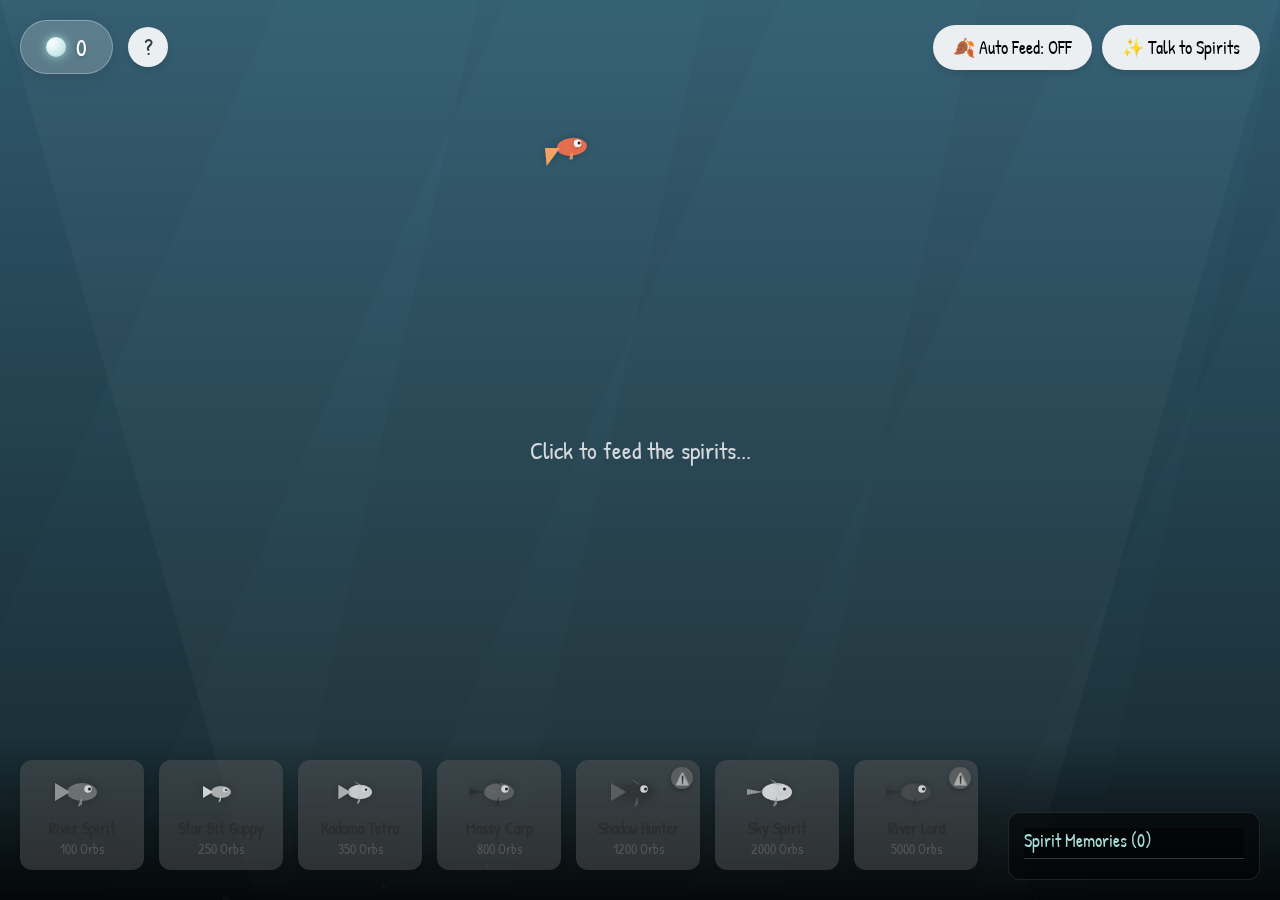
<file: index.html>
<!DOCTYPE html>
<html lang="en">
<head>
    <meta charset="UTF-8">
    <meta name="viewport" content="width=device-width, initial-scale=1.0">
    <title>Spirit Aquarium</title>
    <style>
        @import url('https://fonts.googleapis.com/css2?family=Patrick+Hand&display=swap');

        body, html {
            margin: 0;
            padding: 0;
            width: 100%;
            height: 100%;
            overflow: hidden;
            background-color: #2b3a42;
            font-family: 'Patrick Hand', cursive;
        }

        #gameCanvas {
            display: block;
            width: 100%;
            height: 100%;
        }

        #ui-layer {
            position: absolute;
            top: 0;
            left: 0;
            width: 100%;
            height: 100%;
            pointer-events: none;
            display: flex;
            flex-direction: column;
            justify-content: space-between;
        }

        .hud-top {
            padding: 20px;
            display: flex;
            align-items: center;
            justify-content: space-between;
            pointer-events: auto;
        }

        .left-group {
            display: flex;
            align-items: center;
            gap: 15px;
        }

        .score-container {
            background: rgba(255, 255, 255, 0.2);
            backdrop-filter: blur(5px);
            padding: 10px 25px;
            border-radius: 50px;
            color: #fff;
            font-size: 24px;
            box-shadow: 0 4px 15px rgba(0,0,0,0.1);
            border: 1px solid rgba(255,255,255,0.3);
            text-shadow: 0 2px 4px rgba(0,0,0,0.2);
            display: flex;
            align-items: center;
            gap: 10px;
        }

        .help-btn {
            width: 40px;
            height: 40px;
            border-radius: 50%;
            background: rgba(255, 255, 255, 0.9);
            border: none;
            font-family: 'Patrick Hand', cursive;
            font-size: 24px;
            color: #2b3a42;
            cursor: pointer;
            box-shadow: 0 4px 6px rgba(0,0,0,0.1);
            display: flex;
            align-items: center;
            justify-content: center;
            transition: transform 0.2s;
        }

        .help-btn:hover {
            transform: scale(1.1);
        }

        .button-group {
            display: flex;
            gap: 10px;
        }

        .mode-btn {
            background: rgba(255, 255, 255, 0.9);
            border: none;
            padding: 10px 20px;
            border-radius: 30px;
            font-family: 'Patrick Hand', cursive;
            font-size: 18px;
            cursor: pointer;
            transition: all 0.2s;
            box-shadow: 0 4px 6px rgba(0,0,0,0.1);
            display: flex;
            align-items: center;
            gap: 8px;
        }

        .mode-btn:hover {
            transform: translateY(-2px);
            box-shadow: 0 6px 12px rgba(0,0,0,0.15);
        }

        .mode-btn.active {
            background: #a4dddb;
            color: #16252B;
            box-shadow: inset 0 2px 5px rgba(0,0,0,0.1);
        }

        .currency-icon {
            width: 20px;
            height: 20px;
            background: radial-gradient(circle at 30% 30%, #fff, #a4dddb);
            border-radius: 50%;
            box-shadow: 0 0 10px #a4dddb;
        }

        .bottom-ui {
            position: absolute;
            bottom: 0;
            left: 0;
            width: 100%;
            height: auto;
            pointer-events: none;
        }

        .shop-container {
            pointer-events: auto;
            background: linear-gradient(to top, rgba(0,0,0,0.8), transparent);
            padding: 20px;
            display: flex;
            gap: 15px;
            overflow-x: auto;
            align-items: flex-end;
            padding-bottom: 30px;
            padding-right: 280px; 
            scrollbar-width: none;
        }
        
        .shop-container::-webkit-scrollbar {
            display: none;
        }

        .graveyard-container {
            position: absolute;
            bottom: 20px;
            right: 20px;
            width: 220px;
            max-height: 200px; 
            background: rgba(0, 0, 0, 0.5);
            backdrop-filter: blur(4px);
            border-radius: 12px;
            padding: 15px;
            color: #ddd;
            pointer-events: auto;
            overflow-y: auto;
            border: 1px solid rgba(255,255,255,0.1);
            display: flex;
            flex-direction: column;
            gap: 8px;
        }

        .graveyard-container::-webkit-scrollbar {
            width: 6px;
        }
        .graveyard-container::-webkit-scrollbar-track {
            background: rgba(255,255,255,0.1);
        }
        .graveyard-container::-webkit-scrollbar-thumb {
            background: rgba(255,255,255,0.3);
            border-radius: 3px;
        }

        .graveyard-title {
            font-size: 18px;
            color: #a4dddb;
            border-bottom: 1px solid rgba(255,255,255,0.2);
            padding-bottom: 5px;
            margin-bottom: 5px;
            position: sticky;
            top: 0;
            background: rgba(0,0,0,0.0);
            backdrop-filter: blur(0);
        }

        .tombstone {
            font-size: 14px;
            border-bottom: 1px solid rgba(255,255,255,0.05);
            padding-bottom: 4px;
            flex-shrink: 0; 
        }

        .tombstone span {
            display: block;
            font-size: 12px;
            color: #888;
        }

        .fish-card {
            background: rgba(255, 255, 255, 0.9);
            border-radius: 12px;
            padding: 10px;
            min-width: 100px;
            text-align: center;
            cursor: pointer;
            transition: transform 0.2s, filter 0.2s;
            box-shadow: 0 4px 6px rgba(0,0,0,0.1);
            position: relative;
            opacity: 0.8;
            border: 2px solid transparent;
            display: flex;
            flex-direction: column;
            align-items: center;
        }

        .fish-card:hover {
            transform: translateY(-10px);
            opacity: 1;
            z-index: 10;
        }

        .fish-card.locked {
            background: rgba(100, 100, 100, 0.5);
            cursor: not-allowed;
            filter: grayscale(1);
        }

        .fish-card.affordable {
            border-color: #88e1d5;
            box-shadow: 0 0 15px rgba(136, 225, 213, 0.5);
        }

        /* Predator Badge Style */
        .predator-badge {
            position: absolute;
            top: 5px;
            right: 5px;
            background: #E74C3C;
            color: white;
            width: 22px;
            height: 22px;
            border-radius: 50%;
            font-size: 12px;
            display: flex;
            align-items: center;
            justify-content: center;
            box-shadow: 0 2px 5px rgba(0,0,0,0.3);
            z-index: 20;
            cursor: help;
        }

        .fish-preview-canvas {
            margin-bottom: 5px;
        }

        .fish-name {
            font-size: 16px;
            color: #333;
            font-weight: bold;
        }

        .fish-cost {
            font-size: 14px;
            color: #666;
        }

        #toast {
            position: absolute;
            top: 100px;
            left: 50%;
            transform: translateX(-50%);
            background: rgba(0,0,0,0.7);
            color: white;
            padding: 10px 20px;
            border-radius: 20px;
            opacity: 0;
            transition: opacity 0.3s;
            pointer-events: none;
        }

        .tutorial-text {
            position: absolute;
            top: 50%;
            left: 50%;
            transform: translate(-50%, -50%);
            color: rgba(255,255,255,0.8);
            font-size: 24px;
            pointer-events: none;
            animation: fadeOut 5s forwards;
            animation-delay: 3s;
            text-align: center;
        }

        #idlePrompt {
            position: absolute;
            top: 60%;
            left: 50%;
            transform: translate(-50%, -50%);
            color: rgba(255,255,255,0.9);
            font-size: 24px;
            pointer-events: none;
            opacity: 0;
            transition: opacity 1s;
            text-align: center;
            text-shadow: 0 2px 4px rgba(0,0,0,0.5);
            font-family: 'Patrick Hand', cursive;
        }

        /* Overlays */
        #helpOverlay, #restartOverlay {
            position: absolute;
            top: 0;
            left: 0;
            width: 100%;
            height: 100%;
            background: rgba(0,0,0,0.7);
            backdrop-filter: blur(5px);
            display: flex;
            justify-content: center;
            align-items: center;
            opacity: 0;
            pointer-events: none;
            transition: opacity 0.3s;
            z-index: 100;
        }

        #helpOverlay.show, #restartOverlay.show {
            opacity: 1;
            pointer-events: auto;
        }

        .help-modal, .restart-modal {
            background: rgba(255, 255, 255, 0.95);
            border-radius: 20px;
            padding: 30px;
            max-width: 500px;
            width: 90%;
            box-shadow: 0 10px 30px rgba(0,0,0,0.3);
            position: relative;
            text-align: center;
        }

        .help-modal h2, .restart-modal h2 {
            color: #2b3a42;
            margin-top: 0;
            border-bottom: 2px solid #a4dddb;
            padding-bottom: 10px;
        }

        .help-modal h3 {
            color: #E76F51;
            margin-bottom: 5px;
            text-align: left;
        }

        .help-modal p {
            color: #555;
            line-height: 1.5;
            margin-bottom: 15px;
            text-align: left;
        }

        .restart-modal p {
            color: #555;
            font-size: 18px;
            margin: 20px 0;
        }

        .restart-btn {
            background: #E76F51;
            color: white;
            border: none;
            padding: 12px 30px;
            border-radius: 30px;
            font-family: 'Patrick Hand', cursive;
            font-size: 20px;
            cursor: pointer;
            transition: transform 0.2s, box-shadow 0.2s;
            box-shadow: 0 4px 10px rgba(231, 111, 81, 0.3);
        }

        .restart-btn:hover {
            transform: scale(1.05);
            box-shadow: 0 6px 15px rgba(231, 111, 81, 0.4);
        }

        .close-help {
            position: absolute;
            top: 15px;
            right: 20px;
            font-size: 24px;
            cursor: pointer;
            color: #888;
        }

        .close-help:hover {
            color: #333;
        }

        @keyframes fadeOut {
            to { opacity: 0; }
        }

    </style>
</head>
<body>

    <canvas id="gameCanvas"></canvas>

    <div id="ui-layer">
        <div class="hud-top">
            <div class="left-group">
                <div class="score-container">
                    <div class="currency-icon"></div>
                    <span id="scoreDisplay">0</span>
                </div>
                <button class="help-btn" onclick="toggleHelp()">?</button>
            </div>
            
            <div class="button-group">
                <button id="autoFeedBtn" class="mode-btn" onclick="toggleAutoFeed()">
                    🍂 Auto Feed: OFF
                </button>
                <button id="talkBtn" class="mode-btn" onclick="toggleTalkMode()">
                    ✨ Talk to Spirits
                </button>
            </div>
        </div>
        
        <div id="toast">Summoning...</div>
        <div class="tutorial-text">Click to feed the spirits...</div>
        <div id="idlePrompt">The spirits are waiting... click to offer food.</div>

        <div class="bottom-ui">
            <div class="shop-container" id="shopContainer"></div>
            <div class="graveyard-container" id="graveyardList">
                <div class="graveyard-title">Spirit Memories (0)</div>
            </div>
        </div>

        <div id="helpOverlay">
            <div class="help-modal">
                <span class="close-help" onclick="toggleHelp()">×</span>
                <h2>Aquarium Guide</h2>
                
                <h3>🍂 Feeding & Growth</h3>
                <p>Click to drop food. Fish eat to grow larger and earn you Spirit Orbs. Keep them well-fed (Energy > 0) or they may starve!</p>
                
                <h3>❤️ Reproduction</h3>
                <p>Two well-fed adult fish of the same species may fall in love and create offspring. Keep the population under 50 to allow new births.</p>
                
                <h3>🦈 Predators & Prey</h3>
                <p>Some spirits hunt others! Predators will lock onto smaller prey. Prey that have eaten recently (within 20s) can sprint to escape.</p>
                
                <h3>✨ Talk to Spirits</h3>
                <p>Toggle "Talk" mode to click on spirits and hear their thoughts. In this mode, they slow down for you.</p>
                
                <h3>💀 The Circle of Life</h3>
                <p>Spirits live for a random time (1-24 hours). When they pass, they join the Spirit Memories.</p>
            </div>
        </div>

        <div id="restartOverlay">
            <div class="restart-modal">
                <h2>The Waters are Still</h2>
                <p>All spirits have departed, and you lack the orbs to summon more.</p>
                <button class="restart-btn" onclick="restartGame()">Begin Anew</button>
            </div>
        </div>
    </div>

    <script>
        // --- Fallback Data (Ghibli Style) ---
        const FALLBACK_NAMES = [
            "Chihiro", "Haku", "Totoro", "Kiki", "Jiji", "Ponyo", "Sosuke", "Sophie", "Howl", "Calcifer", 
            "Markl", "Nausicaa", "Sheeta", "Pazu", "San", "Ashitaka", "Yubaba", "Kamaji", "Lin", "No-Face", 
            "Baron", "Muta", "Haru", "Seiji", "Shizuku", "Natori", "Nao", "Toto",
            "Arrietty", "Spiller", "Marnie", "Anna", "Umi", "Shun", "Pod", "Homily", "Sadako",
            "Yakul", "Moro", "Okami", "Nago", "Okkoto", "Gonza", "Toki", "Eboshi", "Jigo", "Kaya", "Hii-sama", "Kohroku",
            "Zeniba", "Boh", "Aogaeru", "Bandai-gaeru", "Chichiyaku", "Aniyaku",
            "Turnip", "Heen", "Lettie", "Honey", "Suliman",
            "Arren", "Therru", "Sparrowhawk", "Ged", "Tenar", "Tehanu", "Cob", "Hare",
            "Jiro", "Nahoko", "Caproni", "Castorp", "Honjo", "Kayo",
            "Fujimoto", "Granmamare", "Lisa", "Koichi", "Toki", "Yoshie", "Noriko", "Kumiko", "Karen",
            "Tombo", "Osono", "Fukuo", "Ursula", "Ket", "Maki", "Madame", "Barsa",
            "Dola", "Charles", "Louis", "Henri", "Motro", "Okami", "Muska", "Uncle Pom"
        ];

        const FALLBACK_PHRASES = {
            'curious and bubbly': [
                "Sparkles!", "Bloop bloop!", "Is that food?", "Yum yum!", "Friend?", "Swimming!", 
                "Happy bubbles!", "So shiny!", "Did you see that?", "Round and round!", "Tee hee!", 
                "Water is nice!", "Hello up there!", "Wiggle wiggle.", "Play with me!", "I found a bubble!"
            ],
            'playful, clicking, and mysterious': [
                "Click...", "Echoes...", "Hide and seek?", "Catch me!", "Spirits whisper...", 
                "Tee hee!", "Invisible...", "You can't see me.", "Secrets...", "The water remembers.", 
                "Pop!", "Do you know the way?", "Turning...", "Softly now.", "I am here... and there."
            ],
            'slow, wise, and sleepy': [
                "The river knows...", "Zzz...", "Currents shift...", "Patience...", "Drifting...", 
                "Ancient waters...", "Rest now.", "Time flows like water.", "Hrmmm...", "No rush.", 
                "The moss grows slow.", "Quiet thoughts.", "Deep breaths.", "Sleepy tides.", "A long journey."
            ],
            'majestic, ancient, and noble': [
                "Behold.", "The deep calls.", "Golden light.", "Respect the water.", "I watch over all.", 
                "Grace.", "Silence.", "The sky reflects here.", "Do not disturb the flow.", "I have seen ages.", 
                "Noble currents.", "Rise above.", "Tranquility.", "The spirits are watching.", "Pure waters."
            ],
            'silent, hungry, and eerie': [
                "...", "Ah... ah...", "Gold...", "Hungry...", "Feed me...", "Lonely...", 
                "Empty...", "Want...", "More...", "Darkness...", "Cold...", "Waiting...", 
                "Give...", "Shadow...", "Lost..."
            ],
            'energetic, starlike, and fast': [
                "Zoom!", "Twinkle!", "Shooting star!", "Catch me!", "Light!", "Speed!", 
                "Zap!", "Faster!", "Can't stop!", "Glowing!", "Look at me!", "Whoosh!", 
                "Bright!", "Starlight!", "Burning bright!"
            ],
            'aggressive, hunting, and sharp': [
                "Prey...", "Shadows...", "Snap!", "Watching...", "Hunger...", "Darkness...", 
                "Closer...", "Hunt.", "Sharp teeth.", "Silent stalker.", "Fear me.", "Blood in the water.", 
                "My domain.", "Trespasser.", "Got you."
            ],
            'massive, slow, and insatiable': [
                "Gulp.", "Ancient hunger.", "Floating...", "Everything is food.", "Slowly...", 
                "Grow...", "Endless...", "Mouth open.", "Drift to me.", "Heavy...", "Big water.", 
                "Swallow whole.", "Deep belly.", "River god.", "Mountain of flesh."
            ]
        };

        // --- Gemini API Integration ---
        const apiKey = ""; // Injected by environment

        async function callGemini(prompt) {
            if (!apiKey) return null; 

            const delays = [1000, 2000, 4000];
            
            for (let attempt = 0; attempt <= 2; attempt++) {
                try {
                    const response = await fetch(`https://generativelanguage.googleapis.com/v1beta/models/gemini-2.5-flash-preview-09-2025:generateContent?key=${apiKey}`, {
                        method: 'POST',
                        headers: { 'Content-Type': 'application/json' },
                        body: JSON.stringify({
                            contents: [{ parts: [{ text: prompt }] }]
                        })
                    });
                    
                    if (!response.ok) throw new Error(`HTTP ${response.status}`);
                    
                    const data = await response.json();
                    return data.candidates?.[0]?.content?.parts?.[0]?.text?.trim();
                } catch (e) {
                    console.warn("Gemini API attempt failed, using fallback later.");
                    await new Promise(resolve => setTimeout(resolve, delays[attempt]));
                }
            }
            return null;
        }

        // --- Configuration & Assets ---
        const CONFIG = {
            colors: {
                waterTop: '#2F5A6E',
                waterBottom: '#16252B',
                ray: 'rgba(255, 255, 255, 0.03)',
                food: '#E8B67D',
                caustic: 'rgba(164, 221, 219, 0.05)'
            },
            physics: {
                friction: 0.96,
                turnSpeed: 0.08,
                foodGravity: 0.8
            }
        };

        const SPECIES = [
            {
                id: 'basic',
                name: 'River Spirit',
                cost: 100,
                colorBody: '#E86F51', 
                colorFin: '#F4A261',
                size: 15,
                speed: 2.5,
                finType: 'simple',
                personality: 'curious and bubbly'
            },
            {
                id: 'starbit',
                name: 'Star Bit Guppy',
                cost: 250,
                colorBody: '#FFD93D', 
                colorFin: '#FFF',
                size: 10,
                speed: 4.0,
                finType: 'simple',
                personality: 'energetic, starlike, and fast'
            },
            {
                id: 'kodama',
                name: 'Kodama Tetra',
                cost: 350,
                colorBody: '#F1FAEE', 
                colorFin: '#A8DADC',
                size: 12,
                speed: 3.5,
                finType: 'glow',
                personality: 'playful, clicking, and mysterious'
            },
            {
                id: 'forest',
                name: 'Mossy Carp',
                cost: 800,
                colorBody: '#457B9D', 
                colorFin: '#1D3557',
                size: 25,
                speed: 1.8,
                finType: 'flowing',
                personality: 'slow, wise, and sleepy'
            },
            {
                id: 'hunter',
                name: 'Shadow Hunter',
                cost: 1200,
                colorBody: '#2C3E50',
                colorFin: '#E74C3C',
                size: 30,
                speed: 3.8,
                finType: 'fancy',
                personality: 'aggressive, hunting, and sharp',
                isPredator: true
            },
            {
                id: 'sun',
                name: 'Sky Spirit',
                cost: 2000,
                colorBody: '#fff', 
                colorFin: '#48CAE4',
                size: 35,
                speed: 3.0,
                finType: 'flowing',
                personality: 'majestic, ancient, and noble'
            },
            {
                id: 'lord',
                name: 'River Lord',
                cost: 5000,
                colorBody: '#4A5568',
                colorFin: '#2D3748',
                size: 60,
                speed: 1.2,
                finType: 'flowing',
                personality: 'massive, slow, and insatiable',
                isPredator: true
            }
        ];

        // --- Game State ---
        let canvas, ctx;
        let width, height;
        let score = 0;
        let particles = [];
        let fishes = [];
        let ripples = [];
        let lastTime = 0;
        let isTalkMode = false;
        let isAutoFeed = false;
        let autoFeedTimer = null;
        let mousePos = { x: -9999, y: -9999 };
        let deadCount = 0;
        let idleTimer = null;

        // --- Classes ---

        class Vector {
            constructor(x, y) { this.x = x; this.y = y; }
            add(v) { this.x += v.x; this.y += v.y; return this; }
            sub(v) { this.x -= v.x; this.y -= v.y; return this; }
            mult(n) { this.x *= n; this.y *= n; return this; }
            div(n) { if(n!==0) { this.x /= n; this.y /= n; } return this; }
            mag() { return Math.sqrt(this.x * this.x + this.y * this.y); }
            magSq() { return this.x * this.x + this.y * this.y; }
            normalize() {
                let m = this.mag();
                if (m !== 0) this.mult(1/m);
                return this;
            }
            limit(max) {
                if (this.magSq() > max * max) {
                    this.normalize();
                    this.mult(max);
                }
                return this;
            }
            static sub(v1, v2) { return new Vector(v1.x - v2.x, v1.y - v2.y); }
            static distSq(v1, v2) {
                let dx = v1.x - v2.x;
                let dy = v1.y - v2.y;
                return dx*dx + dy*dy;
            }
        }

        const distSq = (x1, y1, x2, y2) => (x2 - x1)**2 + (y2 - y1)**2;
        const dist = (x1, y1, x2, y2) => Math.sqrt(distSq(x1, y1, x2, y2));

        class Ripple {
            constructor(x, y) {
                this.x = x;
                this.y = y;
                this.radius = 1;
                this.maxRadius = 60;
                this.opacity = 0.6;
                this.speed = 1.5;
            }
            update() {
                this.radius += this.speed;
                this.opacity -= 0.01;
            }
            draw(ctx) {
                if(this.opacity <= 0) return;
                ctx.beginPath();
                ctx.strokeStyle = `rgba(255, 255, 255, ${this.opacity})`;
                ctx.lineWidth = 2;
                ctx.ellipse(this.x, this.y, this.radius, this.radius * 0.6, 0, 0, Math.PI * 2);
                ctx.stroke();
            }
        }

        class Food {
            constructor(x, y) {
                this.pos = new Vector(x, y);
                this.vel = new Vector(0, 0);
                this.acc = new Vector(0, CONFIG.physics.foodGravity * 0.1);
                this.size = 4;
                this.eaten = false;
                
                this.wobbleSpeed = rand(0.002, 0.005);
                this.wobbleDist = rand(0.2, 0.6);
                this.timeOffset = rand(0, 1000);
            }
            update() {
                this.vel.add(this.acc);
                this.vel.mult(0.95); 
                this.pos.add(this.vel);
                
                this.pos.x += Math.sin(Date.now() * this.wobbleSpeed + this.timeOffset) * this.wobbleDist;
                
                if (this.pos.y > height) this.eaten = true; 
            }
            draw(ctx) {
                ctx.fillStyle = CONFIG.colors.food;
                ctx.beginPath();
                ctx.arc(this.pos.x, this.pos.y, this.size, 0, Math.PI * 2);
                ctx.fill();
            }
        }

        class Bubble {
            constructor() {
                this.reset();
                this.y = rand(height, height + 200);
            }
            reset() {
                this.x = rand(0, width);
                this.y = height + 10;
                this.size = rand(1, 4);
                this.speed = rand(0.5, 2);
                this.wobble = rand(0, Math.PI * 2);
            }
            update() {
                this.y -= this.speed;
                this.x += Math.sin(Date.now() * 0.002 + this.wobble) * 0.5;
                if (this.y < -10) this.reset();
            }
            draw(ctx) {
                ctx.fillStyle = 'rgba(255, 255, 255, 0.15)';
                ctx.beginPath();
                ctx.arc(this.x, this.y, this.size, 0, Math.PI * 2);
                ctx.fill();
            }
        }

        class Fish {
            constructor(type, isBorn = false) {
                this.species = type;
                this.name = "Spirit"; 
                this.pos = new Vector(rand(100, width - 100), rand(100, height - 100));
                this.vel = new Vector(rand(-1, 1), rand(-1, 1));
                this.acc = new Vector(0, 0);
                this.angle = Math.random() * Math.PI * 2;
                
                this.maxSpeed = type.speed;
                this.maxForce = 0.1; 
                this.size = type.size;
                
                this.birthTime = Date.now();
                this.lifespan = rand(60 * 60 * 1000, 24 * 60 * 60 * 1000); 
                this.isDead = false;
                this.isEaten = false; 
                
                this.energy = 100; 
                this.maxEnergy = 100;
                this.lastAteTime = 0; 

                this.digestionSlowdown = 1.0; 
                
                this.tailAngle = 0;
                this.tailSpeed = 0.2;
                
                this.chatText = null;
                this.chatTimer = 0;
                this.isTalking = false;

                this.romanceTarget = null; 
                this.huntingTarget = null;

                // MATURITY LOGIC
                if (!isBorn) {
                    this.birthTime -= 120 * 1000;
                    this.lastReproductionTime = 0; 
                } else {
                    this.lastReproductionTime = Date.now(); 
                }

                this.generateName();
            }

            async generateName() {
                const prompt = `Generate a single, short, whimsical, Studio Ghibli-style name for a water spirit that looks like a ${this.species.name}. It should be unique and sound magical. Return ONLY the name, no other text.`;
                const newName = await callGemini(prompt);
                if (newName) this.name = newName;
                else this.name = FALLBACK_NAMES[Math.floor(Math.random() * FALLBACK_NAMES.length)];
            }

            async talk() {
                if (this.isTalking || this.isDead) return;
                this.isTalking = true;
                this.chatText = "...";
                const prompt = `Roleplay as a ${this.species.name} named ${this.name} in a magical Ghibli aquarium. Your personality is ${this.species.personality}. A human just waved at you. Respond with one very short, poetic, funny, or mystical sentence (max 10 words).`;
                const response = await callGemini(prompt);
                
                if (response) this.chatText = response;
                else {
                    const phrases = FALLBACK_PHRASES[this.species.personality] || ["Bloop?", "Hello...", "Splosh."];
                    this.chatText = phrases[Math.floor(Math.random() * phrases.length)];
                }
                this.chatTimer = 300;
                this.isTalking = false;
            }

            reproduce(mate) {
                const numOffspring = Math.floor(rand(1, 4)); 
                const spawnPos = new Vector((this.pos.x + mate.pos.x) / 2, (this.pos.y + mate.pos.y) / 2);
                
                showToast(`New Spirits! ${this.name} and ${mate.name} welcome ${numOffspring} babies.`);

                for (let i = 0; i < numOffspring; i++) {
                    const child = new Fish(this.species, true);
                    child.pos = new Vector(spawnPos.x + rand(-5,5), spawnPos.y + rand(-5,5)); 
                    child.size = this.species.size * 0.2; 
                    child.maxSpeed *= 1.5; 
                    child.lastReproductionTime = Date.now() + rand(5 * 60 * 1000, 10 * 60 * 1000);
                    fishes.push(child);
                    
                    for(let j=0; j<8; j++) {
                        if(particles.length < 200) {
                            particles.push({
                                x: spawnPos.x, y: spawnPos.y,
                                vx: rand(-2,2), vy: rand(-2,2),
                                life: 1.0, color: '#A4DDBB' 
                            });
                        }
                    }
                }

                const cooldown = rand(5 * 60 * 1000, 10 * 60 * 1000);
                this.lastReproductionTime = Date.now() + cooldown;
                mate.lastReproductionTime = Date.now() + cooldown;
                
                this.romanceTarget = null;
                mate.romanceTarget = null;
            }

            computeBehaviors(allFish) {
                let sep = new Vector(0, 0);
                let ali = new Vector(0, 0);
                let coh = new Vector(0, 0);
                let sepCount = 0, aliCount = 0, cohCount = 0;
                
                const desiredSeparationSq = (40 + this.size)**2;
                const neighborDistSq = 100**2;
                
                let closestPrey = null;
                let closestPreyDistSq = Infinity;
                const huntRangeSq = 250**2;
                
                let fleeVector = new Vector(0, 0);
                const fleeRangeSq = 150**2;
                
                const amPredator = this.species.isPredator;
                const amPrey = !amPredator;

                for (let other of allFish) {
                    if (other === this || other.isDead) continue;
                    
                    let dSq = Vector.distSq(this.pos, other.pos);

                    if (dSq < neighborDistSq) {
                        if (dSq < desiredSeparationSq) {
                            let diff = Vector.sub(this.pos, other.pos);
                            diff.normalize();
                            diff.div(Math.sqrt(dSq)); 
                            sep.add(diff);
                            sepCount++;
                        }
                        
                        if (other.species.id === this.species.id) {
                             let alignVel = new Vector(other.vel.x, other.vel.y);
                             ali.add(alignVel);
                             aliCount++;
                             
                             let cohPos = new Vector(other.pos.x, other.pos.y);
                             coh.add(cohPos);
                             cohCount++;
                        }
                    }
                    
                    if (amPredator) {
                        if (!other.species.isPredator && other.size < this.size * 0.6) {
                             if (dSq < (this.size * 0.8)**2) {
                                 if (dSq < closestPreyDistSq && dSq < huntRangeSq) {
                                     closestPreyDistSq = dSq;
                                     closestPrey = other;
                                 }
                            } else if (dSq < huntRangeSq && dSq < closestPreyDistSq) {
                                closestPreyDistSq = dSq;
                                closestPrey = other;
                            }
                        }
                    }
                    
                    if (amPrey && other.species.isPredator) {
                        if (dSq < fleeRangeSq) {
                            let diff = Vector.sub(this.pos, other.pos);
                            diff.normalize();
                            fleeVector.add(diff);
                        }
                    }
                }

                if (sepCount > 0) {
                    sep.div(sepCount); sep.normalize(); sep.mult(this.maxSpeed); sep.sub(this.vel); sep.limit(this.maxForce * 2.0);
                    this.acc.add(sep.mult(1.5));
                }
                if (aliCount > 0) {
                    ali.div(aliCount); ali.normalize(); ali.mult(this.maxSpeed); ali.sub(this.vel); ali.limit(this.maxForce);
                    this.acc.add(ali.mult(1.0));
                }
                if (cohCount > 0) {
                    coh.div(cohCount);
                    let desired = Vector.sub(coh, this.pos);
                    desired.normalize(); desired.mult(this.maxSpeed);
                    let steer = Vector.sub(desired, this.vel); steer.limit(this.maxForce);
                    this.acc.add(steer.mult(1.0));
                }

                if (amPredator && closestPrey) {
                     this.huntingTarget = closestPrey; 
                     let desired = Vector.sub(closestPrey.pos, this.pos);
                     desired.normalize();
                     desired.mult(this.maxSpeed * 1.2);
                     let steer = Vector.sub(desired, this.vel);
                     steer.limit(this.maxForce * 1.5);
                     this.acc.add(steer);
                }

                if (amPrey && (fleeVector.x !== 0 || fleeVector.y !== 0)) {
                    if (Date.now() - this.lastAteTime < 20000) {
                        fleeVector.normalize();
                        fleeVector.mult(this.maxSpeed * 2.0); 
                        let steer = Vector.sub(fleeVector, this.vel);
                        steer.limit(this.maxForce * 3.0);
                        this.acc.add(steer);
                        
                        if (Math.random() < 0.2 && particles.length < 200) {
                             particles.push({
                                x: this.pos.x, y: this.pos.y,
                                vx: rand(-1,1), vy: rand(-1,1),
                                life: 0.5, color: '#fff'
                             });
                        }
                    }
                }
            }

            update(foodList, allFish) {
                if (!this.isDead) {
                    this.energy -= 0.006;
                    if (this.digestionSlowdown < 1.0) this.digestionSlowdown += 0.002;

                    if (Math.random() < 0.02 && fishes.length <= 50) {
                         const maturityAge = 60 * 1000;
                         const minCooldown = 5 * 60 * 1000;
                         
                         if (!this.romanceTarget && 
                             Date.now() - this.birthTime > maturityAge &&
                             Date.now() - this.lastReproductionTime > minCooldown && 
                             this.energy >= 80) {
                             
                             let potentialMate = allFish.find(other => 
                                other !== this && 
                                other.species.id === this.species.id && 
                                other.energy >= 80 && 
                                Date.now() - other.birthTime > maturityAge && 
                                Date.now() - other.lastReproductionTime > minCooldown &&
                                distSq(this.pos.x, this.pos.y, other.pos.x, other.pos.y) < 200**2 
                             );
                             if (potentialMate) this.romanceTarget = potentialMate;
                         }
                    }

                    if (this.romanceTarget) {
                         if (this.romanceTarget.isDead || this.energy < 80 || Vector.distSq(this.pos, this.romanceTarget.pos) > 300**2) {
                             this.romanceTarget = null;
                         }
                    }

                    if (Date.now() - this.birthTime > this.lifespan || this.energy <= 0) {
                        this.isDead = true;
                        this.deathReason = this.energy <= 0 ? "Starved" : "Old Age";
                    }
                    if (Math.random() < 0.0000005) {
                        this.isDead = true;
                        this.deathReason = "Sudden Illness";
                    }
                }

                if (this.species.isPredator && this.huntingTarget) {
                    if (this.huntingTarget.isDead || Vector.distSq(this.pos, this.huntingTarget.pos) > 400**2) {
                        this.huntingTarget = null;
                    } else if (Vector.distSq(this.pos, this.huntingTarget.pos) < (this.size * 0.8)**2) {
                        this.huntingTarget.isDead = true;
                        this.huntingTarget.deathReason = `Eaten by ${this.name}`;
                        this.huntingTarget.isEaten = true;
                        this.feed();
                        this.huntingTarget = null;
                    }
                }

                if (this.isDead) {
                    if (this.isEaten) return 'eaten'; 
                    this.vel.x *= 0.9; 
                    this.vel.y = -1.5; 
                    let targetAngle = Math.PI;
                    this.angle += (targetAngle - this.angle) * 0.02;
                    this.pos.add(this.vel);
                    if (this.pos.y < -50) return 'gone';
                    return 'alive';
                }

                if (this.chatTimer > 0 && !this.isTalking) {
                    this.chatTimer--;
                    if (this.chatTimer <= 0) this.chatText = null;
                }

                let target = null;
                let closestDistSq = Infinity;
                let closestFood = null;
                let searchRadSq = 300**2;

                for (let f of foodList) {
                    if (!f.eaten) {
                        let dSq = Vector.distSq(this.pos, f.pos);
                        if (dSq < searchRadSq && dSq < closestDistSq) {
                            closestDistSq = dSq;
                            closestFood = f;
                        }
                    }
                }

                if (closestFood) {
                    target = closestFood.pos;
                    let eatDist = this.size + 5;
                    if (closestDistSq < eatDist*eatDist) {
                        closestFood.eaten = true;
                        this.feed();
                    }
                }

                if (target) {
                    this.seek(target);
                } else if (this.romanceTarget) {
                    this.seek(this.romanceTarget.pos);
                    if (distSq(this.pos.x, this.pos.y, this.romanceTarget.pos.x, this.romanceTarget.pos.y) < (this.size + this.romanceTarget.size)**2) {
                         this.reproduce(this.romanceTarget);
                    }
                } else {
                    this.computeBehaviors(allFish);
                    this.wander(); 
                    this.boundaries();
                }

                this.vel.add(this.acc);
                
                let dToMouseSq = Vector.distSq(this.pos, mousePos);
                let speedMod = 1;
                
                if (isTalkMode && dToMouseSq < 150**2) {
                    speedMod = 0.3;
                }

                let energyFactor = Math.max(0.2, this.energy / this.maxEnergy);
                speedMod *= energyFactor;
                speedMod *= this.digestionSlowdown;

                this.vel.limit(this.maxSpeed * (target ? 1.5 : 1) * speedMod);
                this.pos.add(this.vel);
                this.acc.mult(0); 

                if (this.pos.x < this.size) { this.pos.x = this.size; this.vel.x *= -0.8; }
                if (this.pos.x > width - this.size) { this.pos.x = width - this.size; this.vel.x *= -0.8; }
                if (this.pos.y < this.size) { this.pos.y = this.size; this.vel.y *= -0.8; }
                if (this.pos.y > height - this.size) { this.pos.y = height - this.size; this.vel.y *= -0.8; }
                
                let desiredAngle = Math.atan2(this.vel.y, this.vel.x);
                let diff = desiredAngle - this.angle;
                while (diff < -Math.PI) diff += Math.PI * 2;
                while (diff > Math.PI) diff -= Math.PI * 2;
                this.angle += diff * CONFIG.physics.turnSpeed;

                let speedPct = this.vel.mag() / (this.maxSpeed || 1);
                this.tailSpeed = 0.1 + (speedPct * 0.3);
                this.tailAngle += this.tailSpeed;

                return 'alive';
            }

            seek(target) {
                let desired = new Vector(target.x - this.pos.x, target.y - this.pos.y);
                desired.normalize();
                desired.mult(this.maxSpeed);
                let steer = Vector.sub(desired, this.vel);
                steer.limit(this.maxForce);
                this.acc.add(steer);
            }

            wander() {
                let wanderR = 50;
                let wanderD = 100;
                let circlePos = new Vector(this.vel.x, this.vel.y);
                circlePos.normalize();
                circlePos.mult(wanderD);
                circlePos.add(this.pos);
                let t = Date.now() * 0.001 + this.pos.x; 
                let h = Math.sin(t) * wanderR;
                let target = new Vector(circlePos.x + Math.cos(t)*20, circlePos.y + h);
                this.seek(target);
            }

            boundaries() {
                let margin = 100;
                let desired = null;
                if (this.pos.x < margin) desired = new Vector(this.maxSpeed, this.vel.y);
                else if (this.pos.x > width - margin) desired = new Vector(-this.maxSpeed, this.vel.y);
                if (this.pos.y < margin) desired = new Vector(this.vel.x, this.maxSpeed);
                else if (this.pos.y > height - margin) desired = new Vector(this.vel.x, -this.maxSpeed);
                if (desired) {
                    desired.normalize();
                    desired.mult(this.maxSpeed);
                    let steer = Vector.sub(desired, this.vel);
                    steer.limit(this.maxForce * 2);
                    this.acc.add(steer);
                }
            }

            feed() {
                if (this.isDead) return;
                score += 15;
                updateScore();
                this.energy = Math.min(this.maxEnergy, this.energy + 30);
                this.digestionSlowdown = 0.5; 
                this.lastAteTime = Date.now(); 

                const maxSize = this.species.size * 3.0; 
                if (this.size < maxSize) {
                    this.size += 0.8; 
                    this.maxSpeed = Math.max(this.species.speed * 0.5, this.maxSpeed - 0.02);
                }

                for(let i=0; i<5; i++) {
                    if (particles.length < 200) {
                        particles.push({
                            x: this.pos.x, y: this.pos.y,
                            vx: rand(-1,1), vy: rand(-1,1),
                            life: 1.0, color: '#fff'
                        });
                    }
                }
            }

            draw(ctx) {
                if (this.isDead && this.isEaten) return;

                ctx.save();
                ctx.translate(this.pos.x, this.pos.y);

                if (this.chatText && !this.isDead && this.size > 0) {
                    ctx.save();
                    ctx.translate(0, -this.size * 2 - 20);
                    ctx.font = "16px 'Patrick Hand'";
                    let metrics = ctx.measureText(this.chatText);
                    let w = metrics.width + 20;
                    let h = 30;
                    ctx.fillStyle = "rgba(255, 255, 255, 0.9)";
                    ctx.beginPath();
                    ctx.roundRect(-w/2, -h/2, w, h, 10);
                    ctx.fill();
                    ctx.beginPath();
                    ctx.moveTo(-5, h/2);
                    ctx.lineTo(5, h/2);
                    ctx.lineTo(0, h/2 + 6);
                    ctx.fill();
                    ctx.fillStyle = "#333";
                    ctx.textAlign = "center";
                    ctx.textBaseline = "middle";
                    ctx.fillText(this.chatText, 0, 0);
                    ctx.restore();
                }

                ctx.rotate(this.angle);

                if (this.isDead) {
                    ctx.globalAlpha = 0.6;
                    ctx.filter = "grayscale(0.8)";
                }

                ctx.shadowColor = 'rgba(0,0,0,0.2)';
                ctx.shadowBlur = 10;

                ctx.fillStyle = this.species.colorBody;
                ctx.beginPath();
                ctx.ellipse(0, 0, this.size, this.size * 0.6, 0, 0, Math.PI * 2);
                ctx.fill();

                if (this.isDead) {
                     ctx.strokeStyle = '#333';
                     ctx.lineWidth = 2;
                     ctx.beginPath();
                     ctx.moveTo(this.size*0.3, -this.size*0.3);
                     ctx.lineTo(this.size*0.5, -this.size*0.1);
                     ctx.moveTo(this.size*0.5, -this.size*0.3);
                     ctx.lineTo(this.size*0.3, -this.size*0.1);
                     ctx.stroke();
                } else {
                    ctx.fillStyle = 'white';
                    ctx.beginPath();
                    ctx.arc(this.size * 0.4, -this.size * 0.2, this.size * 0.25, 0, Math.PI*2);
                    ctx.fill();
                    ctx.fillStyle = '#222';
                    ctx.beginPath();
                    ctx.arc(this.size * 0.5, -this.size * 0.2, this.size * 0.1, 0, Math.PI*2);
                    ctx.fill();
                }

                ctx.fillStyle = this.species.colorFin;
                let tailWag = this.isDead ? 0 : Math.sin(this.tailAngle) * (this.size * 0.5);
                ctx.beginPath();
                ctx.moveTo(-this.size * 0.8, 0);
                if (this.species.finType === 'flowing') {
                    ctx.bezierCurveTo(-this.size * 1.5, tailWag, -this.size * 2.5, -this.size * 0.5 + tailWag, -this.size * 2.8, tailWag);
                    ctx.bezierCurveTo(-this.size * 2.5, this.size * 0.5 + tailWag, -this.size * 1.5, tailWag, -this.size * 0.8, 0);
                } else {
                    ctx.lineTo(-this.size * 1.8, -this.size * 0.6 + tailWag);
                    ctx.lineTo(-this.size * 1.8, this.size * 0.6 + tailWag);
                }
                ctx.fill();

                ctx.fillStyle = this.species.colorFin; 
                ctx.globalAlpha = this.isDead ? 0.4 : 0.8;
                ctx.beginPath();
                let finWag = this.isDead ? 0 : Math.cos(this.tailAngle) * 5;
                ctx.moveTo(0, this.size * 0.3);
                ctx.quadraticCurveTo(-this.size * 0.5, this.size + finWag, 0, this.size * 0.8);
                ctx.fill();

                if (this.species.finType !== 'simple') {
                    ctx.beginPath();
                    ctx.moveTo(0, -this.size * 0.5);
                    ctx.quadraticCurveTo(-this.size, -this.size * 1.2, this.size * 0.2, -this.size * 0.5);
                    ctx.fill();
                }

                if (isTalkMode && !this.isDead && this.size > 0) {
                    ctx.rotate(-this.angle);
                    ctx.fillStyle = "rgba(255, 255, 255, 0.95)";
                    ctx.font = "bold 14px 'Patrick Hand'";
                    ctx.textAlign = "center";
                    ctx.shadowColor = "rgba(0,0,0,0.8)";
                    ctx.shadowBlur = 3;
                    ctx.fillText(this.name, 0, this.size + 20);
                    ctx.shadowBlur = 0; 
                }

                ctx.restore();
            }
        }

        // --- Core Systems ---

        const rand = (min, max) => Math.random() * (max - min) + min;
        
        function init() {
            canvas = document.getElementById('gameCanvas');
            ctx = canvas.getContext('2d');
            
            window.addEventListener('resize', resize);
            resize();

            canvas.addEventListener('mousedown', handleInput);
            canvas.addEventListener('touchstart', (e) => {
                handleInput(e.touches[0]);
            });

            canvas.addEventListener('mousemove', (e) => {
                const rect = canvas.getBoundingClientRect();
                mousePos.x = e.clientX - rect.left;
                mousePos.y = e.clientY - rect.top;
            });

            // Initial fish are "bought" (adults)
            fishes.push(new Fish(SPECIES[0], false));
            for(let i=0; i<20; i++) particles.push(new Bubble());

            initShop();
            loop();
            
            setInterval(() => {
                score += fishes.length;
                updateScore();
            }, 3000);

            // Start idle timer
            idleTimer = setTimeout(() => {
                const el = document.getElementById('idlePrompt');
                if(el) el.style.opacity = 1;
            }, 60000); // 60 seconds
        }

        function resize() {
            width = window.innerWidth;
            height = window.innerHeight;
            canvas.width = width;
            canvas.height = height;
        }

        function toggleTalkMode() {
            isTalkMode = !isTalkMode;
            const btn = document.getElementById('talkBtn');
            if (isTalkMode) {
                btn.classList.add('active');
                btn.innerText = "🐟 Feed the Spirits";
                document.body.style.cursor = "help";
            } else {
                btn.classList.remove('active');
                btn.innerText = "✨ Talk to Spirits";
                document.body.style.cursor = "default";
            }
        }

        function toggleAutoFeed() {
            isAutoFeed = !isAutoFeed;
            const btn = document.getElementById('autoFeedBtn');
            
            if (isAutoFeed) {
                btn.classList.add('active');
                btn.innerText = "🍂 Auto Feed: ON";
                
                autoFeedTimer = setInterval(() => {
                    particles.push(new Food(rand(50, width - 50), -10));
                }, 2000);
            } else {
                btn.classList.remove('active');
                btn.innerText = "🍂 Auto Feed: OFF";
                clearInterval(autoFeedTimer);
            }
        }

        function toggleHelp() {
            const overlay = document.getElementById('helpOverlay');
            overlay.classList.toggle('show');
        }

        function showToast(msg) {
            const t = document.getElementById('toast');
            t.innerText = msg;
            t.style.opacity = 1;
            setTimeout(() => t.style.opacity = 0, 2000);
        }

        function handleInput(e) {
            const rect = canvas.getBoundingClientRect();
            const x = e.clientX - rect.left;
            const y = e.clientY - rect.top;

            // Clear idle timer on first interaction
            if (idleTimer) {
                clearTimeout(idleTimer);
                idleTimer = null;
                const el = document.getElementById('idlePrompt');
                if(el) el.style.opacity = 0;
            }

            if (isTalkMode) {
                let clickedFish = null;
                for (let f of fishes) {
                    if (!f.isDead) {
                        let dSq = Vector.distSq(new Vector(x, y), f.pos);
                        if (dSq < (f.size + 20)**2) {
                            clickedFish = f;
                            break;
                        }
                    }
                }

                if (clickedFish) {
                    clickedFish.talk();
                } else {
                    ripples.push(new Ripple(x, y));
                }
            } else {
                particles.push(new Food(x, y));
                ripples.push(new Ripple(x, y));
            }
        }

        function addToGraveyard(fish) {
            const list = document.getElementById('graveyardList');
            const div = document.createElement('div');
            div.className = 'tombstone';
            
            const mins = ((Date.now() - fish.birthTime) / 60000).toFixed(1);
            const reason = fish.deathReason || "passed away";

            div.innerHTML = `
                ${fish.name} (${fish.species.name})
                <span>${reason} after ${mins} minutes</span>
            `;
            list.insertBefore(div, list.children[1]); 
            
            deadCount++;
            document.querySelector('.graveyard-title').innerText = `Spirit Memories (${deadCount})`;
        }

        function initShop() {
            const container = document.getElementById('shopContainer');
            container.innerHTML = '';
            
            SPECIES.forEach(s => {
                const el = document.createElement('div');
                el.className = 'fish-card';
                el.id = `shop-item-${s.id}`;
                
                // NEW: Predator Badge
                if (s.isPredator) {
                    const badge = document.createElement('div');
                    badge.className = 'predator-badge';
                    badge.innerHTML = '⚠️'; 
                    badge.title = 'Aggressive Predator';
                    el.appendChild(badge);
                }

                const canvas = document.createElement('canvas');
                canvas.width = 60;
                canvas.height = 40;
                canvas.className = 'fish-preview-canvas';
                canvas.id = `preview-${s.id}`;
                
                el.appendChild(canvas);
                
                const nameEl = document.createElement('div');
                nameEl.className = 'fish-name';
                nameEl.innerText = s.name;
                el.appendChild(nameEl);
                
                const costEl = document.createElement('div');
                costEl.className = 'fish-cost';
                costEl.innerText = `${s.cost} Orbs`;
                el.appendChild(costEl);
                
                el.onclick = () => buyFish(s);
                container.appendChild(el);
            });
            
            renderShopIcons();
            updateShopUI();
        }

        function renderShopIcons() {
            SPECIES.forEach(s => {
                const canvas = document.getElementById(`preview-${s.id}`);
                const pCtx = canvas.getContext('2d');
                
                const dummy = new Fish(s, false);
                dummy.pos.x = 30;
                dummy.pos.y = 20;
                dummy.size = Math.min(s.size, 15); 
                dummy.angle = 0;
                
                pCtx.clearRect(0, 0, 60, 40);
                dummy.draw(pCtx);
            });
        }

        function buyFish(species) {
            if (score >= species.cost) {
                score -= species.cost;
                updateScore();
                showToast("Summoning Spirit...");
                
                const f = new Fish(species, false);
                f.pos.x = width / 2;
                f.pos.y = height / 2;
                fishes.push(f);
                
                ripples.push(new Ripple(width/2, height/2));
            }
        }

        function updateScore() {
            document.getElementById('scoreDisplay').innerText = Math.floor(score);
            updateShopUI();
        }

        function updateShopUI() {
            SPECIES.forEach(s => {
                const el = document.getElementById(`shop-item-${s.id}`);
                if (score >= s.cost) {
                    el.classList.remove('locked');
                    el.classList.add('affordable');
                } else {
                    el.classList.add('locked');
                    el.classList.remove('affordable');
                }
            });
        }

        function checkGameOver() {
            if (fishes.length === 0 && score < 100) {
                document.getElementById('restartOverlay').classList.add('show');
            }
        }

        function restartGame() {
            score = 0;
            fishes = [];
            particles = [];
            ripples = [];
            deadCount = 0;
            
            document.getElementById('scoreDisplay').innerText = '0';
            document.querySelector('.graveyard-title').innerText = 'Spirit Memories (0)';
            
            const list = document.getElementById('graveyardList');
            while (list.children.length > 1) {
                list.removeChild(list.lastChild);
            }
            
            fishes.push(new Fish(SPECIES[0], false));
            
            document.getElementById('restartOverlay').classList.remove('show');
            
            updateShopUI();
        }

        function drawBackground() {
            let grad = ctx.createLinearGradient(0, 0, 0, height);
            grad.addColorStop(0, CONFIG.colors.waterTop);
            grad.addColorStop(1, CONFIG.colors.waterBottom);
            ctx.fillStyle = grad;
            ctx.fillRect(0, 0, width, height);

            ctx.save();
            ctx.globalCompositeOperation = 'overlay';
            ctx.fillStyle = CONFIG.colors.caustic;
            let time = Date.now() * 0.0005;
            for (let i = 0; i < 5; i++) {
                ctx.beginPath();
                let x = (width * 0.2 * i) + Math.sin(time + i) * 50;
                ctx.moveTo(x - 100, height);
                ctx.lineTo(x + 300, 0);
                ctx.lineTo(x + 500, 0);
                ctx.lineTo(x + 300, height);
                ctx.fill();
            }
            ctx.restore();

            ctx.save();
            ctx.fillStyle = "rgba(255, 255, 255, 0.03)";
            ctx.beginPath();
            ctx.moveTo(0, 0);
            ctx.lineTo(width, 0);
            ctx.lineTo(width * 0.8, height);
            ctx.lineTo(width * 0.2, height);
            ctx.fill();
            ctx.restore();
        }

        function loop() {
            requestAnimationFrame(loop);

            let now = Date.now();
            let dt = (now - lastTime) / 1000;
            lastTime = now;

            ctx.clearRect(0, 0, width, height);
            drawBackground();

            let foodItems = particles.filter(p => p instanceof Food);
            
            ripples.forEach((r, i) => {
                r.update();
                r.draw(ctx);
                if(r.opacity <= 0) ripples.splice(i, 1);
            });

            foodItems.forEach(f => {
                f.update();
                f.draw(ctx);
            });

            let deadFish = [];
            let eatenFish = []; 

            fishes.forEach(fish => {
                let status = fish.update(foodItems, fishes); 
                fish.draw(ctx);
                
                if (status === 'gone') {
                    deadFish.push(fish);
                } else if (status === 'eaten') {
                    eatenFish.push(fish);
                    
                    for(let i=0; i<15; i++) { // Reduced from 30 to 15
                        if(particles.length < 200) {
                            particles.push({
                                x: fish.pos.x, y: fish.pos.y,
                                vx: rand(-3,3), vy: rand(-3,3),
                                life: 1.0, color: '#E74C3C' 
                            });
                        }
                    }
                }
            });

            deadFish.forEach(fish => {
                const index = fishes.indexOf(fish);
                if (index > -1) {
                    addToGraveyard(fish);
                    fishes.splice(index, 1);
                }
            });
            
            eatenFish.forEach(fish => {
                const index = fishes.indexOf(fish);
                if (index > -1) {
                    addToGraveyard(fish); 
                    fishes.splice(index, 1);
                }
            });
            
            // Check for Game Over
            if (deadFish.length > 0 || eatenFish.length > 0) {
                checkGameOver();
            }

            // Optimized Particle Loop (Backwards)
            for (let i = particles.length - 1; i >= 0; i--) {
                let p = particles[i];
                
                if (p instanceof Food) {
                    if (p.eaten) {
                        particles.splice(i, 1);
                    }
                    continue;
                }
                
                if (p instanceof Bubble) {
                    p.update();
                    p.draw(ctx);
                    continue;
                }

                if (p.life) {
                    p.x += p.vx;
                    p.y += p.vy;
                    p.life -= 0.05;
                    
                    if (p.life <= 0) {
                        particles.splice(i, 1);
                    } else {
                        ctx.fillStyle = p.color ? p.color : `rgba(255, 255, 255, ${p.life})`;
                        ctx.beginPath();
                        ctx.arc(p.x, p.y, 2, 0, Math.PI*2);
                        ctx.fill();
                    }
                }
            }
        }

        init();

    </script>
</body>
</html>
</file>
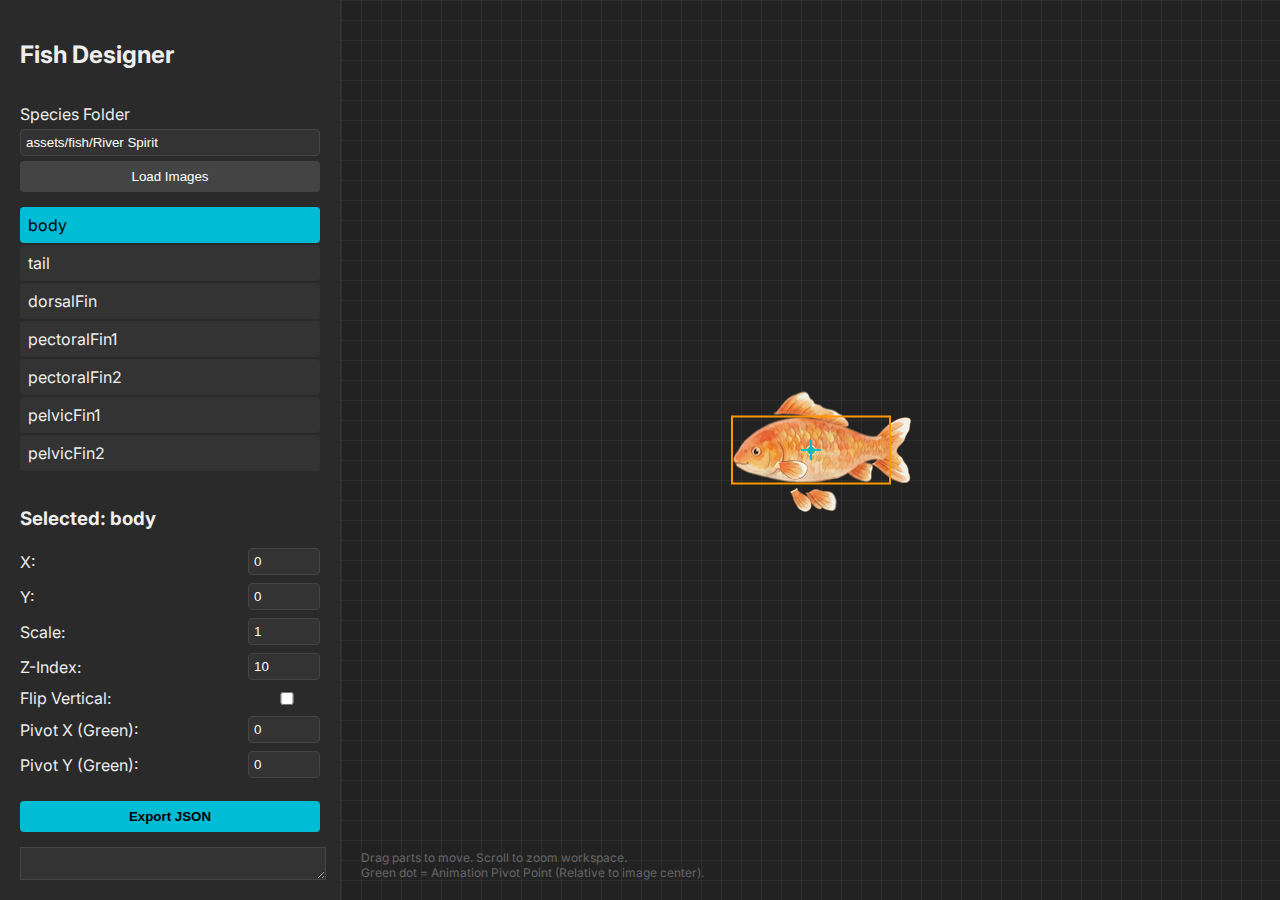
<file: fish-designer.html>
<!DOCTYPE html>
<html lang="en">
<head>
    <meta charset="UTF-8">
    <meta name="viewport" content="width=device-width, initial-scale=1.0">
    <title>Fish Designer</title>
    <link rel="stylesheet" href="css/fish-designer.css">
    <link href="https://fonts.googleapis.com/css2?family=Inter:wght@400;600&display=swap" rel="stylesheet">
</head>
<body>
    <div class="toolbar">
        <h2>Fish Designer</h2>
        <div class="control-group">
            <label>Species Folder</label>
            <input type="text" id="folderPath" value="assets/fish/River Spirit">
            <button id="loadBtn">Load Images</button>
        </div>
        
        <div class="layer-list" id="layerList">
            <!-- Layers will be generated here -->
        </div>

        <div class="selected-controls" id="selectedControls" style="display:none;">
            <h3>Selected: <span id="selectedName">None</span></h3>
            
            <div class="control-row">
                <label>X:</label>
                <input type="number" id="posX" step="1">
            </div>
            <div class="control-row">
                <label>Y:</label>
                <input type="number" id="posY" step="1">
            </div>
            <div class="control-row">
                <label>Scale:</label>
                <input type="number" id="scale" step="0.1" value="1">
            </div>
            <div class="control-row">
                <label>Z-Index:</label>
                <input type="number" id="zIndex" step="1" value="0">
            </div>
            <div class="control-row">
                <label>Flip Vertical:</label>
                <input type="checkbox" id="flipY">
            </div>
            <div class="control-row">
                <label>Pivot X (Green):</label>
                <input type="number" id="pivotX" step="1" value="0">
            </div>
            <div class="control-row">
                <label>Pivot Y (Green):</label>
                <input type="number" id="pivotY" step="1" value="0">
            </div>
        </div>

        <button id="exportBtn" class="primary-btn">Export JSON</button>
        <textarea id="output" readonly></textarea>
    </div>

    <div class="workspace">
        <div class="canvas-container">
            <div class="center-marker"></div>
            <div id="fishContainer" class="fish-container">
                <!-- Fish parts will be added here -->
            </div>
        </div>
        <div class="help-text">
            Drag parts to move. Scroll to zoom workspace. <br>
            Green dot = Animation Pivot Point (Relative to image center).
        </div>
    </div>

    <script type="module" src="js/fish-designer.js"></script>
</body>
</html>
</file>
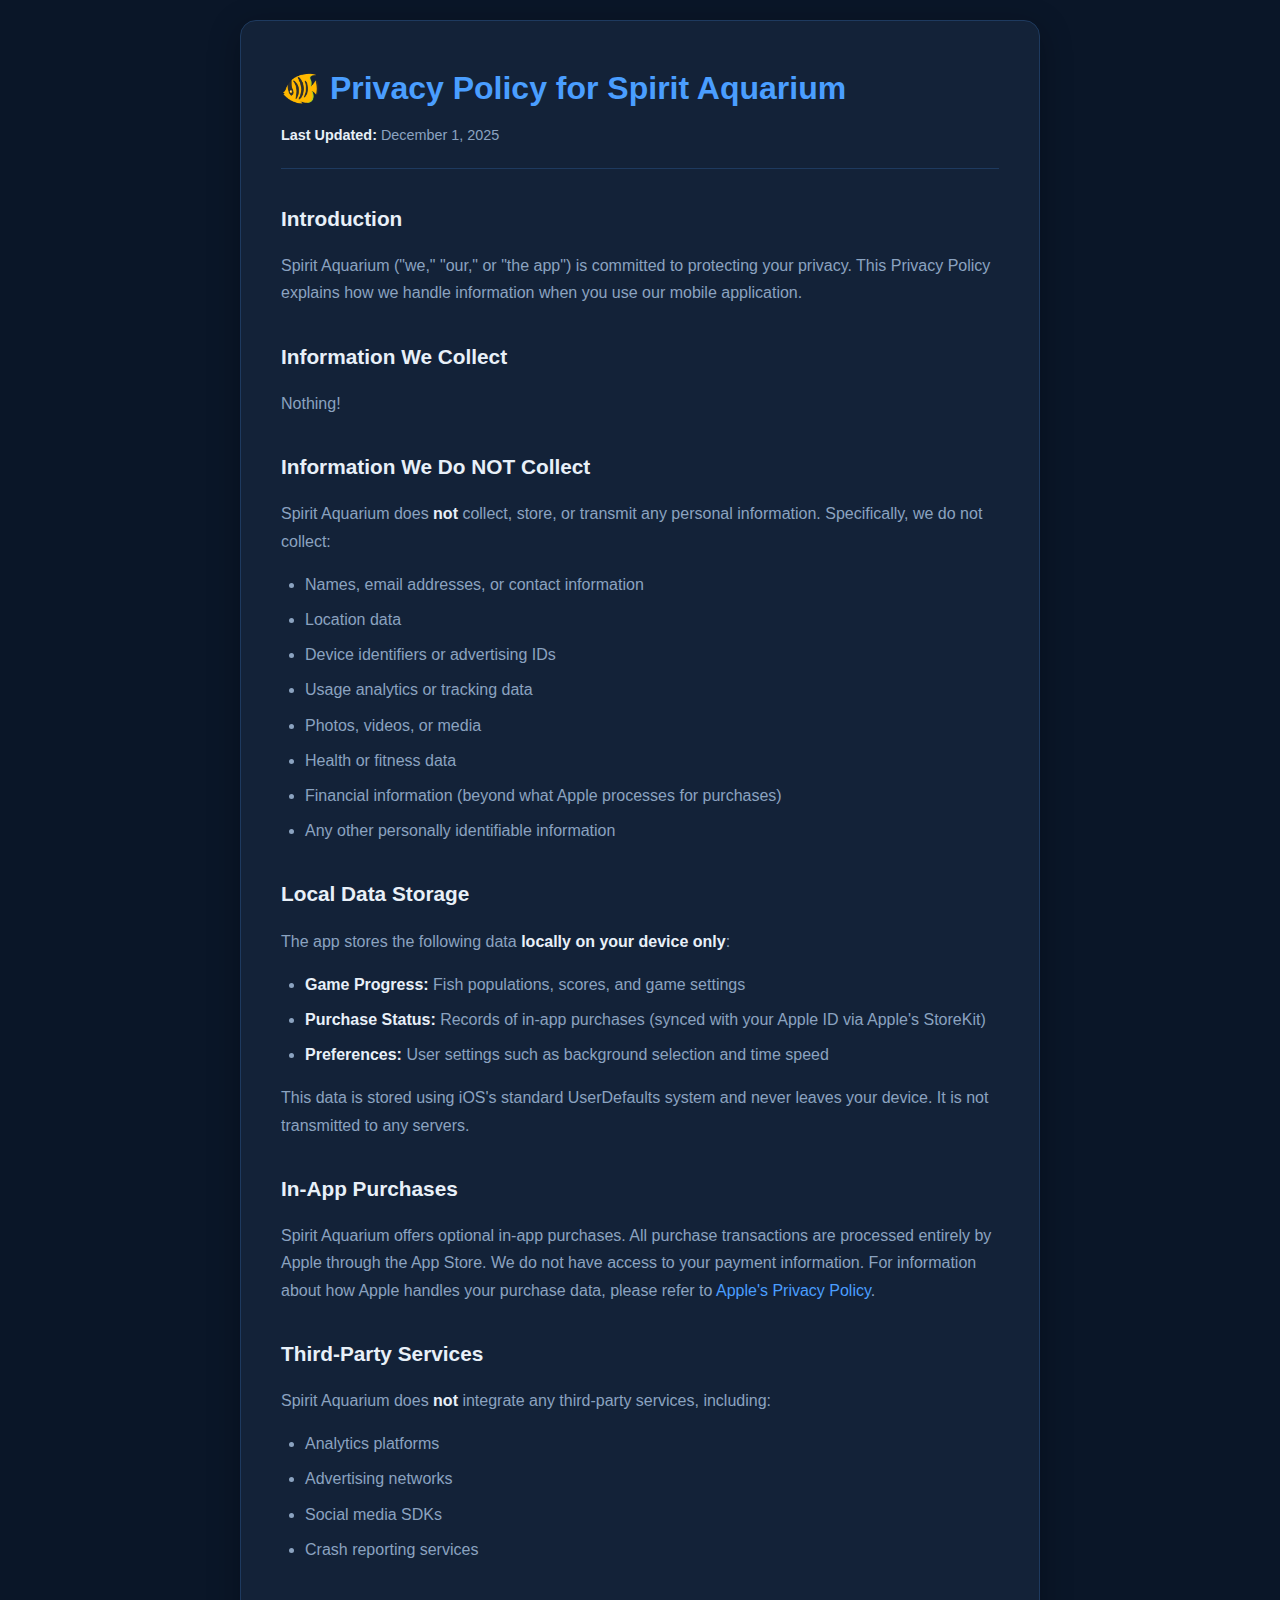
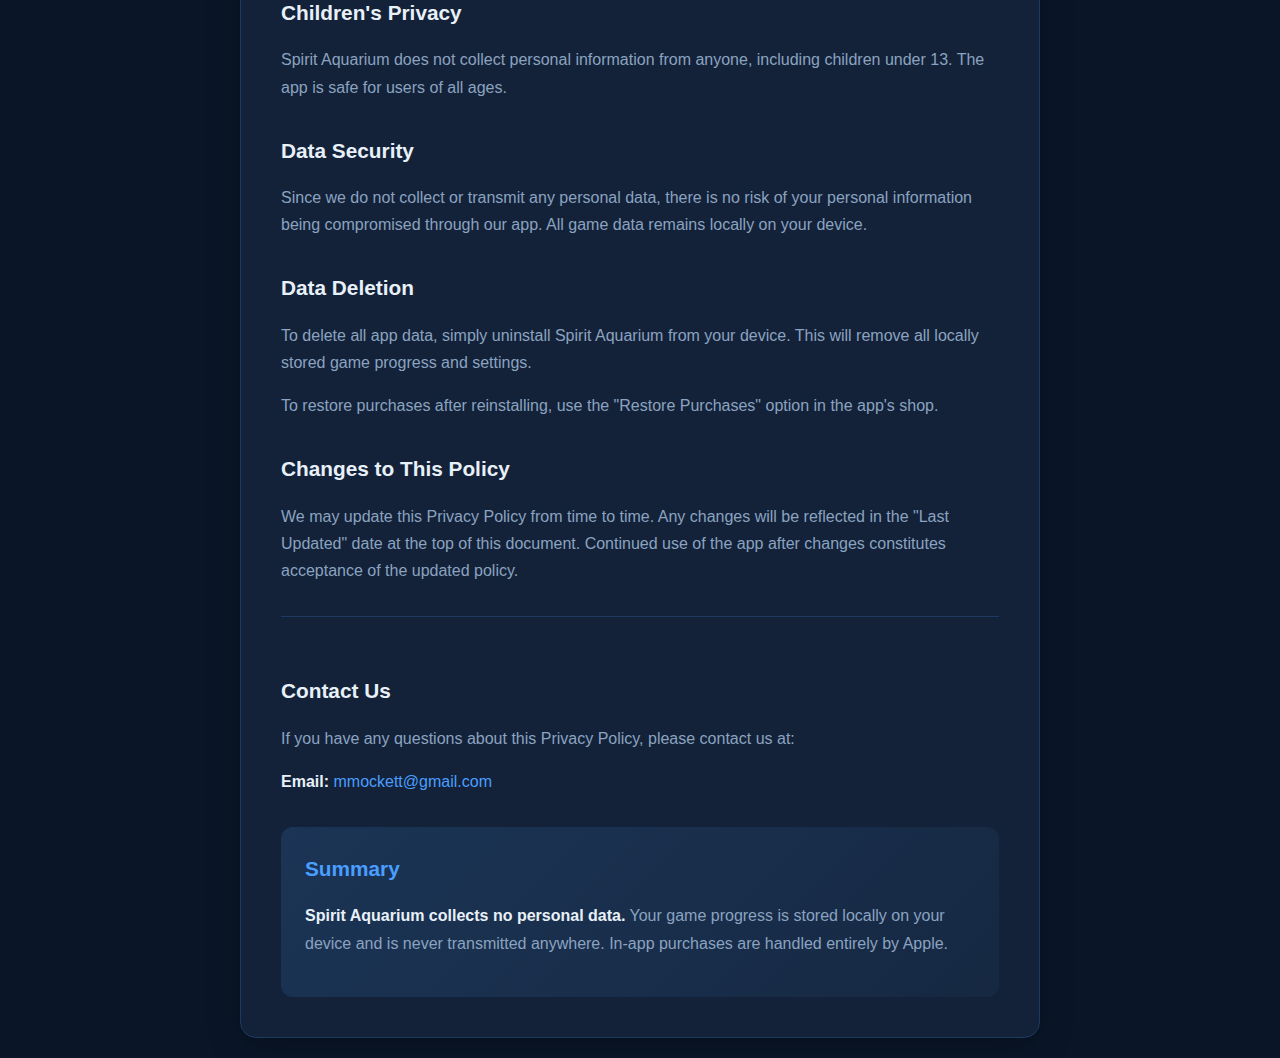
<file: privacy-policy.html>
<!DOCTYPE html>
<html lang="en">
<head>
    <meta charset="UTF-8">
    <meta name="viewport" content="width=device-width, initial-scale=1.0">
    <title>Privacy Policy - Spirit Aquarium</title>
    <style>
        :root {
            --bg: #0a1628;
            --card-bg: #132238;
            --text: #e8f0f8;
            --text-muted: #8ba3c0;
            --accent: #4a9eff;
            --border: #1e3a5f;
        }
        
        * {
            margin: 0;
            padding: 0;
            box-sizing: border-box;
        }
        
        body {
            font-family: -apple-system, BlinkMacSystemFont, 'Segoe UI', Roboto, Oxygen, Ubuntu, sans-serif;
            background: var(--bg);
            color: var(--text);
            line-height: 1.7;
            padding: 20px;
        }
        
        .container {
            max-width: 800px;
            margin: 0 auto;
            background: var(--card-bg);
            border-radius: 16px;
            padding: 40px;
            border: 1px solid var(--border);
            box-shadow: 0 8px 32px rgba(0, 0, 0, 0.3);
        }
        
        h1 {
            font-size: 2rem;
            margin-bottom: 8px;
            color: var(--accent);
        }
        
        .updated {
            color: var(--text-muted);
            font-size: 0.9rem;
            margin-bottom: 32px;
            padding-bottom: 20px;
            border-bottom: 1px solid var(--border);
        }
        
        h2 {
            font-size: 1.3rem;
            margin-top: 32px;
            margin-bottom: 16px;
            color: var(--text);
        }
        
        h3 {
            font-size: 1.1rem;
            margin-top: 24px;
            margin-bottom: 12px;
            color: var(--text-muted);
        }
        
        p {
            margin-bottom: 16px;
            color: var(--text-muted);
        }
        
        ul {
            margin-bottom: 16px;
            padding-left: 24px;
        }
        
        li {
            margin-bottom: 8px;
            color: var(--text-muted);
        }
        
        strong {
            color: var(--text);
        }
        
        a {
            color: var(--accent);
            text-decoration: none;
        }
        
        a:hover {
            text-decoration: underline;
        }
        
        .highlight-box {
            background: rgba(74, 158, 255, 0.1);
            border: 1px solid rgba(74, 158, 255, 0.3);
            border-radius: 12px;
            padding: 20px;
            margin: 24px 0;
        }
        
        .highlight-box p {
            margin: 0;
            color: var(--text);
            font-weight: 500;
        }
        
        .contact {
            margin-top: 32px;
            padding-top: 24px;
            border-top: 1px solid var(--border);
        }
        
        .summary {
            background: linear-gradient(135deg, rgba(74, 158, 255, 0.15), rgba(74, 158, 255, 0.05));
            border-radius: 12px;
            padding: 24px;
            margin-top: 32px;
        }
        
        .summary h2 {
            margin-top: 0;
            color: var(--accent);
        }
        
        @media (max-width: 600px) {
            .container {
                padding: 24px;
                border-radius: 12px;
            }
            
            h1 {
                font-size: 1.5rem;
            }
            
            h2 {
                font-size: 1.2rem;
            }
        }
    </style>
</head>
<body>
    <div class="container">
        <h1>🐠 Privacy Policy for Spirit Aquarium</h1>
        <p class="updated"><strong>Last Updated:</strong> December 1, 2025</p>
        
        <h2>Introduction</h2>
        <p>Spirit Aquarium ("we," "our," or "the app") is committed to protecting your privacy. This Privacy Policy explains how we handle information when you use our mobile application.</p>
        
        <h2>Information We Collect</h2>
        <p>Nothing!</p>

        
        <h2>Information We Do NOT Collect</h2>
        <p>Spirit Aquarium does <strong>not</strong> collect, store, or transmit any personal information. Specifically, we do not collect:</p>
        <ul>
            <li>Names, email addresses, or contact information</li>
            <li>Location data</li>
            <li>Device identifiers or advertising IDs</li>
            <li>Usage analytics or tracking data</li>
            <li>Photos, videos, or media</li>
            <li>Health or fitness data</li>
            <li>Financial information (beyond what Apple processes for purchases)</li>
            <li>Any other personally identifiable information</li>
        </ul>
        
        <h2>Local Data Storage</h2>
        <p>The app stores the following data <strong>locally on your device only</strong>:</p>
        <ul>
            <li><strong>Game Progress:</strong> Fish populations, scores, and game settings</li>
            <li><strong>Purchase Status:</strong> Records of in-app purchases (synced with your Apple ID via Apple's StoreKit)</li>
            <li><strong>Preferences:</strong> User settings such as background selection and time speed</li>
        </ul>
        <p>This data is stored using iOS's standard UserDefaults system and never leaves your device. It is not transmitted to any servers.</p>
        
        <h2>In-App Purchases</h2>
        <p>Spirit Aquarium offers optional in-app purchases. All purchase transactions are processed entirely by Apple through the App Store. We do not have access to your payment information. For information about how Apple handles your purchase data, please refer to <a href="https://www.apple.com/privacy/" target="_blank">Apple's Privacy Policy</a>.</p>
        
        <h2>Third-Party Services</h2>
        <p>Spirit Aquarium does <strong>not</strong> integrate any third-party services, including:</p>
        <ul>
            <li>Analytics platforms</li>
            <li>Advertising networks</li>
            <li>Social media SDKs</li>
            <li>Crash reporting services</li>
        </ul>
        
        <h2>Children's Privacy</h2>
        <p>Spirit Aquarium does not collect personal information from anyone, including children under 13. The app is safe for users of all ages.</p>
        
        <h2>Data Security</h2>
        <p>Since we do not collect or transmit any personal data, there is no risk of your personal information being compromised through our app. All game data remains locally on your device.</p>
        
        <h2>Data Deletion</h2>
        <p>To delete all app data, simply uninstall Spirit Aquarium from your device. This will remove all locally stored game progress and settings.</p>
        <p>To restore purchases after reinstalling, use the "Restore Purchases" option in the app's shop.</p>
        
        <h2>Changes to This Policy</h2>
        <p>We may update this Privacy Policy from time to time. Any changes will be reflected in the "Last Updated" date at the top of this document. Continued use of the app after changes constitutes acceptance of the updated policy.</p>
        
        <div class="contact">
            <h2>Contact Us</h2>
            <p>If you have any questions about this Privacy Policy, please contact us at:</p>
            <p><strong>Email:</strong> <a href="mailto:mmockett@gmail.com">mmockett@gmail.com</a></p>
        </div>
        
        <div class="summary">
            <h2>Summary</h2>
            <p><strong>Spirit Aquarium collects no personal data.</strong> Your game progress is stored locally on your device and is never transmitted anywhere. In-app purchases are handled entirely by Apple.</p>
        </div>
    </div>
</body>
</html>
</file>
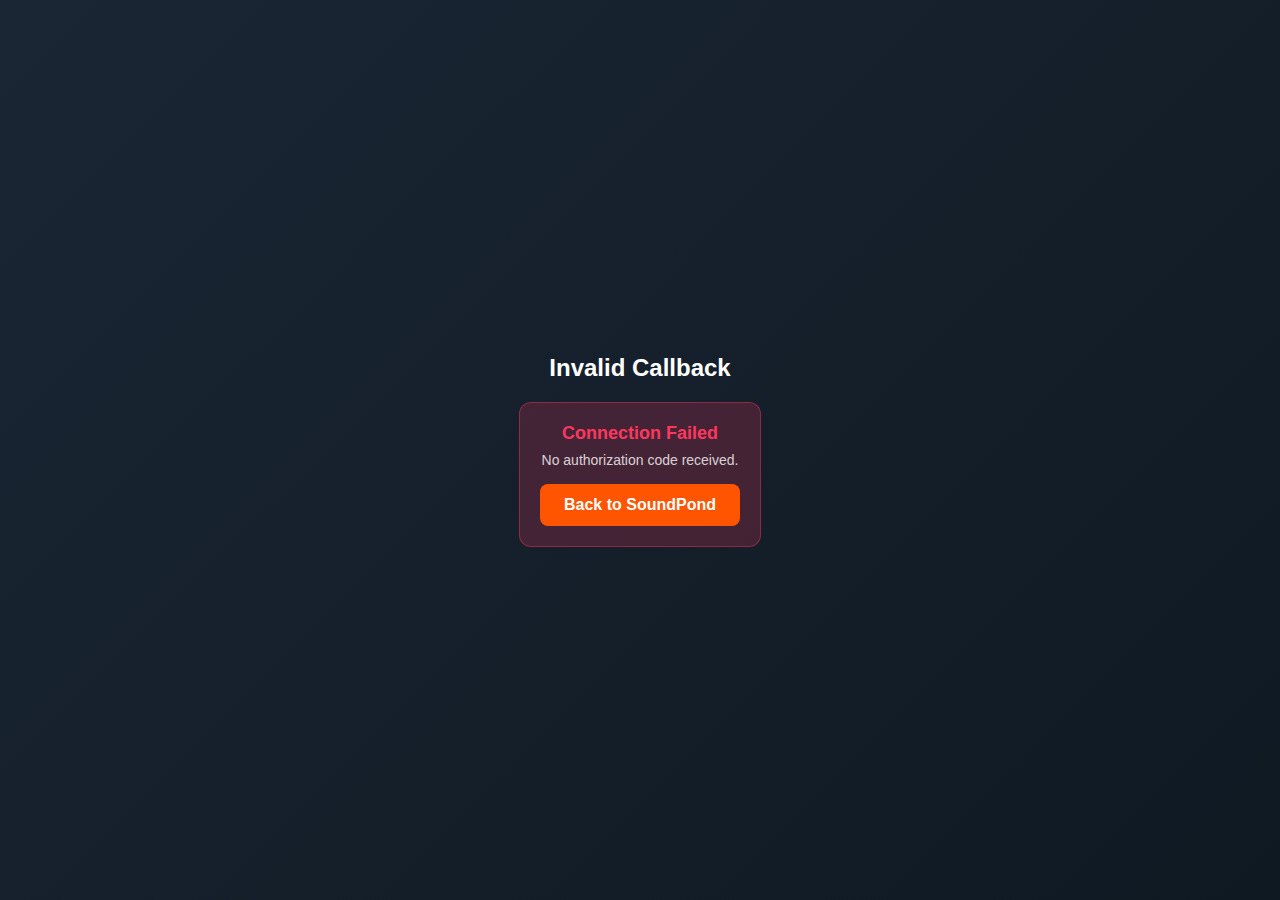
<file: SoundPond/callback.html>
<!DOCTYPE html>
<html lang="en">
<head>
    <meta charset="UTF-8">
    <meta name="viewport" content="width=device-width, initial-scale=1.0">
    <title>Connecting to SoundCloud...</title>
    <style>
        * {
            box-sizing: border-box;
        }
        
        body {
            margin: 0;
            padding: 0;
            min-height: 100vh;
            display: flex;
            align-items: center;
            justify-content: center;
            background: linear-gradient(135deg, #1a2634 0%, #0f1922 100%);
            font-family: 'Inter', -apple-system, BlinkMacSystemFont, sans-serif;
            color: white;
        }
        
        .container {
            text-align: center;
            padding: 40px;
        }
        
        .spinner {
            width: 60px;
            height: 60px;
            border: 4px solid rgba(255, 255, 255, 0.1);
            border-top-color: #ff5500;
            border-radius: 50%;
            animation: spin 1s linear infinite;
            margin: 0 auto 24px;
        }
        
        @keyframes spin {
            to { transform: rotate(360deg); }
        }
        
        h1 {
            font-size: 24px;
            font-weight: 600;
            margin: 0 0 12px;
        }
        
        p {
            font-size: 16px;
            color: rgba(255, 255, 255, 0.7);
            margin: 0;
        }
        
        .error {
            background: rgba(255, 55, 95, 0.2);
            border: 1px solid rgba(255, 55, 95, 0.4);
            border-radius: 12px;
            padding: 20px;
            margin-top: 20px;
            display: none;
        }
        
        .error h2 {
            color: #FF375F;
            font-size: 18px;
            margin: 0 0 8px;
        }
        
        .error p {
            color: rgba(255, 255, 255, 0.8);
            font-size: 14px;
        }
        
        .btn {
            display: inline-block;
            margin-top: 16px;
            padding: 12px 24px;
            background: #ff5500;
            color: white;
            text-decoration: none;
            border-radius: 8px;
            font-weight: 600;
            transition: background 0.2s;
        }
        
        .btn:hover {
            background: #ff6b1a;
        }
    </style>
</head>
<body>
    <div class="container">
        <div class="spinner" id="spinner"></div>
        <h1 id="title">Connecting to SoundCloud...</h1>
        <p id="message">Please wait while we complete the authorization.</p>
        
        <div class="error" id="error">
            <h2>Connection Failed</h2>
            <p id="errorMessage">An error occurred during authorization.</p>
            <a href="index.html" class="btn">Back to SoundPond</a>
        </div>
    </div>

    <script type="module">
        import { soundCloudAuth } from './js/services/SoundCloudAuth.js';

        async function handleCallback() {
            const params = new URLSearchParams(window.location.search);
            const code = params.get('code');
            const state = params.get('state');
            const error = params.get('error');
            const errorDescription = params.get('error_description');

            const spinner = document.getElementById('spinner');
            const title = document.getElementById('title');
            const message = document.getElementById('message');
            const errorDiv = document.getElementById('error');
            const errorMessage = document.getElementById('errorMessage');

            // Check for OAuth errors
            if (error) {
                spinner.style.display = 'none';
                title.textContent = 'Authorization Denied';
                message.style.display = 'none';
                errorDiv.style.display = 'block';
                errorMessage.textContent = errorDescription || `Error: ${error}`;
                return;
            }

            // Check for missing code
            if (!code) {
                spinner.style.display = 'none';
                title.textContent = 'Invalid Callback';
                message.style.display = 'none';
                errorDiv.style.display = 'block';
                errorMessage.textContent = 'No authorization code received.';
                return;
            }

            try {
                // Exchange code for token
                await soundCloudAuth.handleCallback(code, state);
                
                // Success!
                title.textContent = 'Connected!';
                message.textContent = 'Redirecting to SoundPond...';
                
                // Redirect back to main app
                setTimeout(() => {
                    window.location.href = 'index.html';
                }, 1000);
                
            } catch (e) {
                console.error('Callback error:', e);
                spinner.style.display = 'none';
                title.textContent = 'Connection Failed';
                message.style.display = 'none';
                errorDiv.style.display = 'block';
                errorMessage.textContent = e.message || 'Failed to complete authorization.';
            }
        }

        // Run on page load
        handleCallback();
    </script>
</body>
</html>
</file>
<file: css/fish-designer.css>
body {
    margin: 0;
    padding: 0;
    font-family: 'Inter', sans-serif;
    display: flex;
    height: 100vh;
    background-color: #1a1a1a;
    color: #eee;
    overflow: hidden;
}

.toolbar {
    width: 300px;
    background-color: #2a2a2a;
    border-right: 1px solid #333;
    padding: 20px;
    display: flex;
    flex-direction: column;
    gap: 15px;
    overflow-y: auto;
    z-index: 10;
}

.workspace {
    flex: 1;
    position: relative;
    background-color: #222;
    background-image: 
        linear-gradient(rgba(255, 255, 255, 0.05) 1px, transparent 1px),
        linear-gradient(90deg, rgba(255, 255, 255, 0.05) 1px, transparent 1px);
    background-size: 20px 20px;
    display: flex;
    justify-content: center;
    align-items: center;
    overflow: hidden;
}

.canvas-container {
    position: relative;
    width: 800px;
    height: 600px;
    /* border: 1px dashed #444; */
}

.center-marker {
    position: absolute;
    top: 50%;
    left: 50%;
    width: 20px;
    height: 2px;
    background-color: #00bcd4; /* Cyan for center */
    transform: translate(-50%, -50%);
    pointer-events: none;
    z-index: 100;
}
.center-marker::after {
    content: '';
    position: absolute;
    top: 50%;
    left: 50%;
    width: 2px;
    height: 20px;
    background-color: #00bcd4;
    transform: translate(-50%, -50%);
}

.fish-container {
    position: absolute;
    top: 50%;
    left: 50%;
    transform: translate(-50%, -50%); /* Center the container itself */
    width: 0;
    height: 0;
    /* visible overflow */
}

.fish-part {
    position: absolute;
    cursor: grab;
    user-select: none;
    transform-origin: center center;
    /* Pointer events allow selecting */
}

.fish-part.selected {
    outline: 2px solid #ff9800;
}

.fish-part img {
    display: block;
    pointer-events: none; /* Allow clicks to pass through to div */
}

.pivot-marker {
    position: absolute;
    width: 8px;
    height: 8px;
    background-color: #4caf50; /* Green */
    border-radius: 50%;
    border: 1px solid white;
    transform: translate(-50%, -50%);
    pointer-events: none;
    display: none; /* Hidden unless selected */
}

.fish-part.selected .pivot-marker {
    display: block;
}

.control-group {
    display: flex;
    flex-direction: column;
    gap: 5px;
}

input[type="text"], input[type="number"] {
    background: #333;
    border: 1px solid #444;
    color: white;
    padding: 5px;
    border-radius: 4px;
}

button {
    background: #444;
    color: white;
    border: none;
    padding: 8px;
    border-radius: 4px;
    cursor: pointer;
}

button:hover {
    background: #555;
}

.primary-btn {
    background-color: #00bcd4;
    color: #000;
    font-weight: 600;
}
.primary-btn:hover {
    background-color: #00acc1;
}

.layer-item {
    padding: 8px;
    background: #333;
    margin-bottom: 2px;
    cursor: pointer;
    border-radius: 4px;
    display: flex;
    justify-content: space-between;
    align-items: center;
}

.layer-item:hover {
    background: #444;
}

.layer-item.active {
    background: #00bcd4;
    color: #000;
}

.control-row {
    display: flex;
    justify-content: space-between;
    align-items: center;
    margin-bottom: 8px;
}

.control-row input {
    width: 60px;
}

textarea {
    width: 100%;
    height: 150px;
    background: #333;
    color: #aaa;
    border: 1px solid #444;
    resize: vertical;
    font-family: monospace;
    font-size: 12px;
}

.help-text {
    position: absolute;
    bottom: 20px;
    left: 20px;
    color: #666;
    font-size: 12px;
    pointer-events: none;
}
</file>
